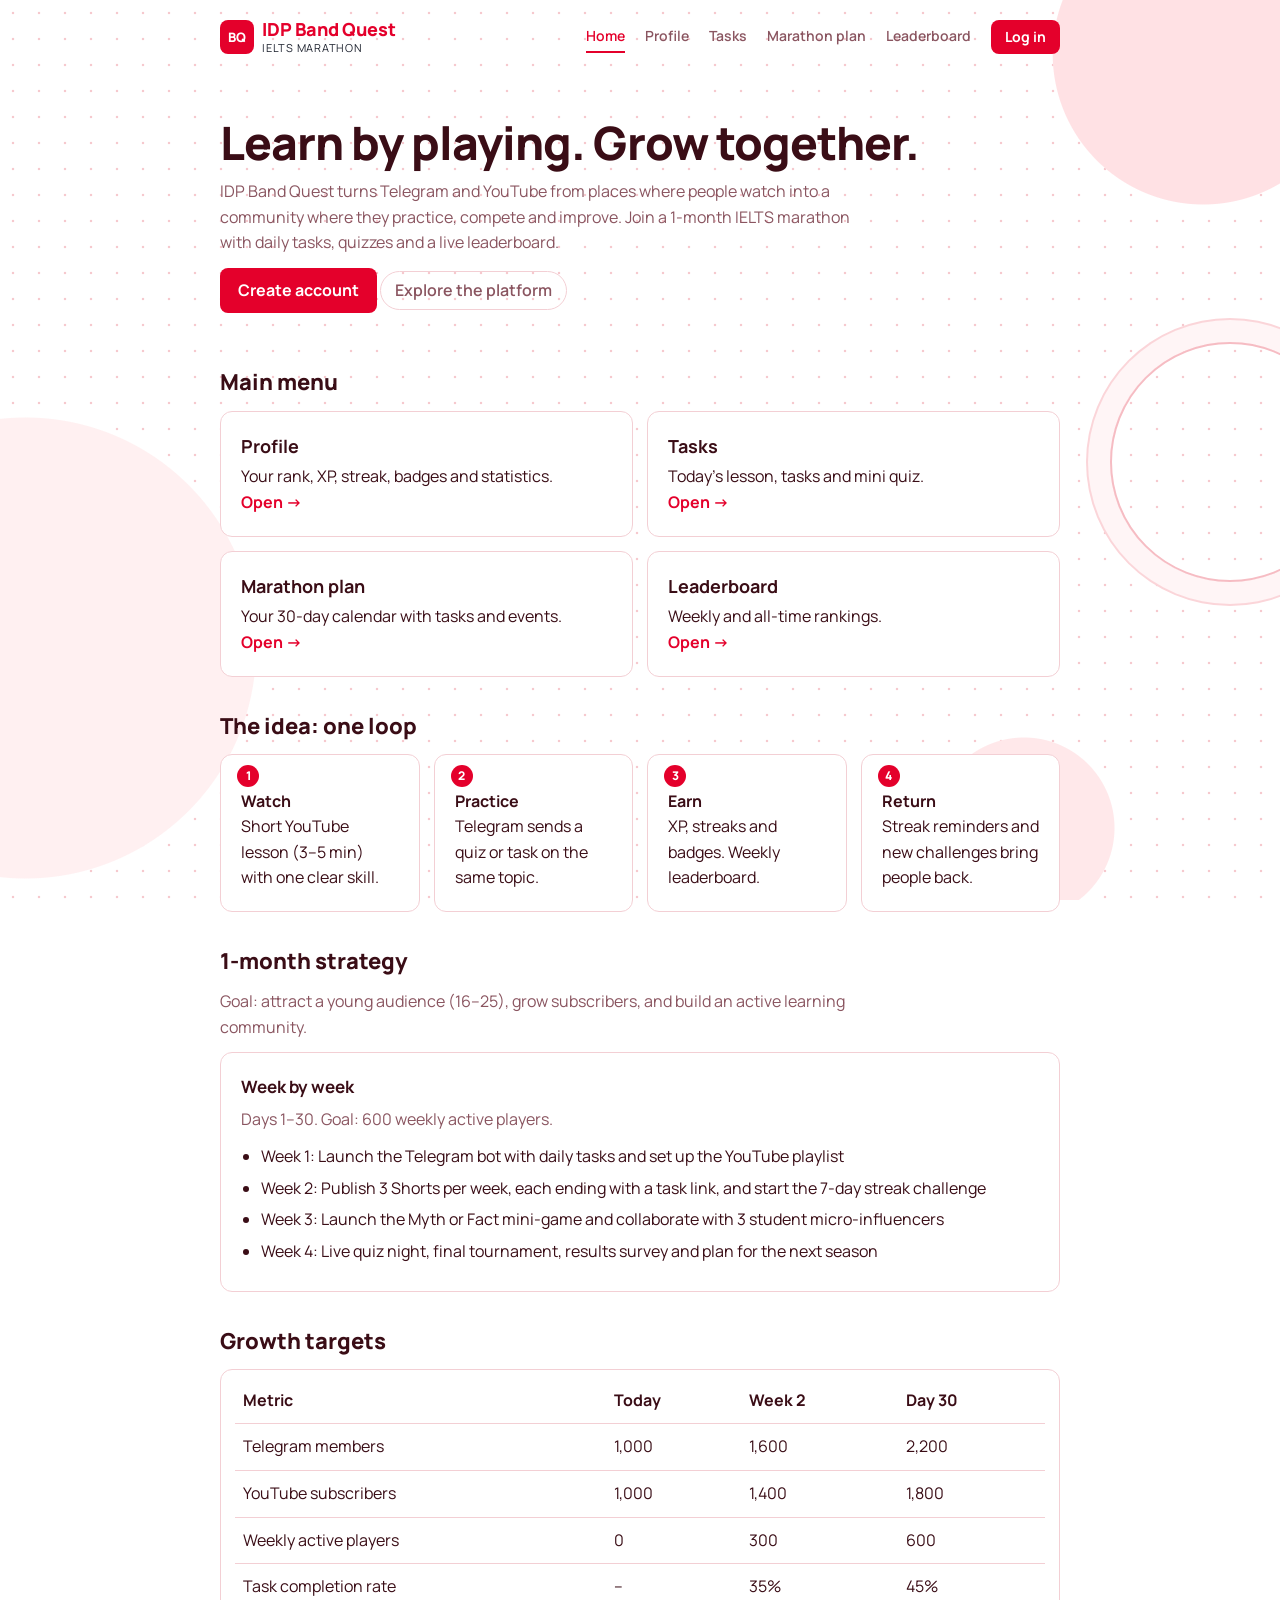
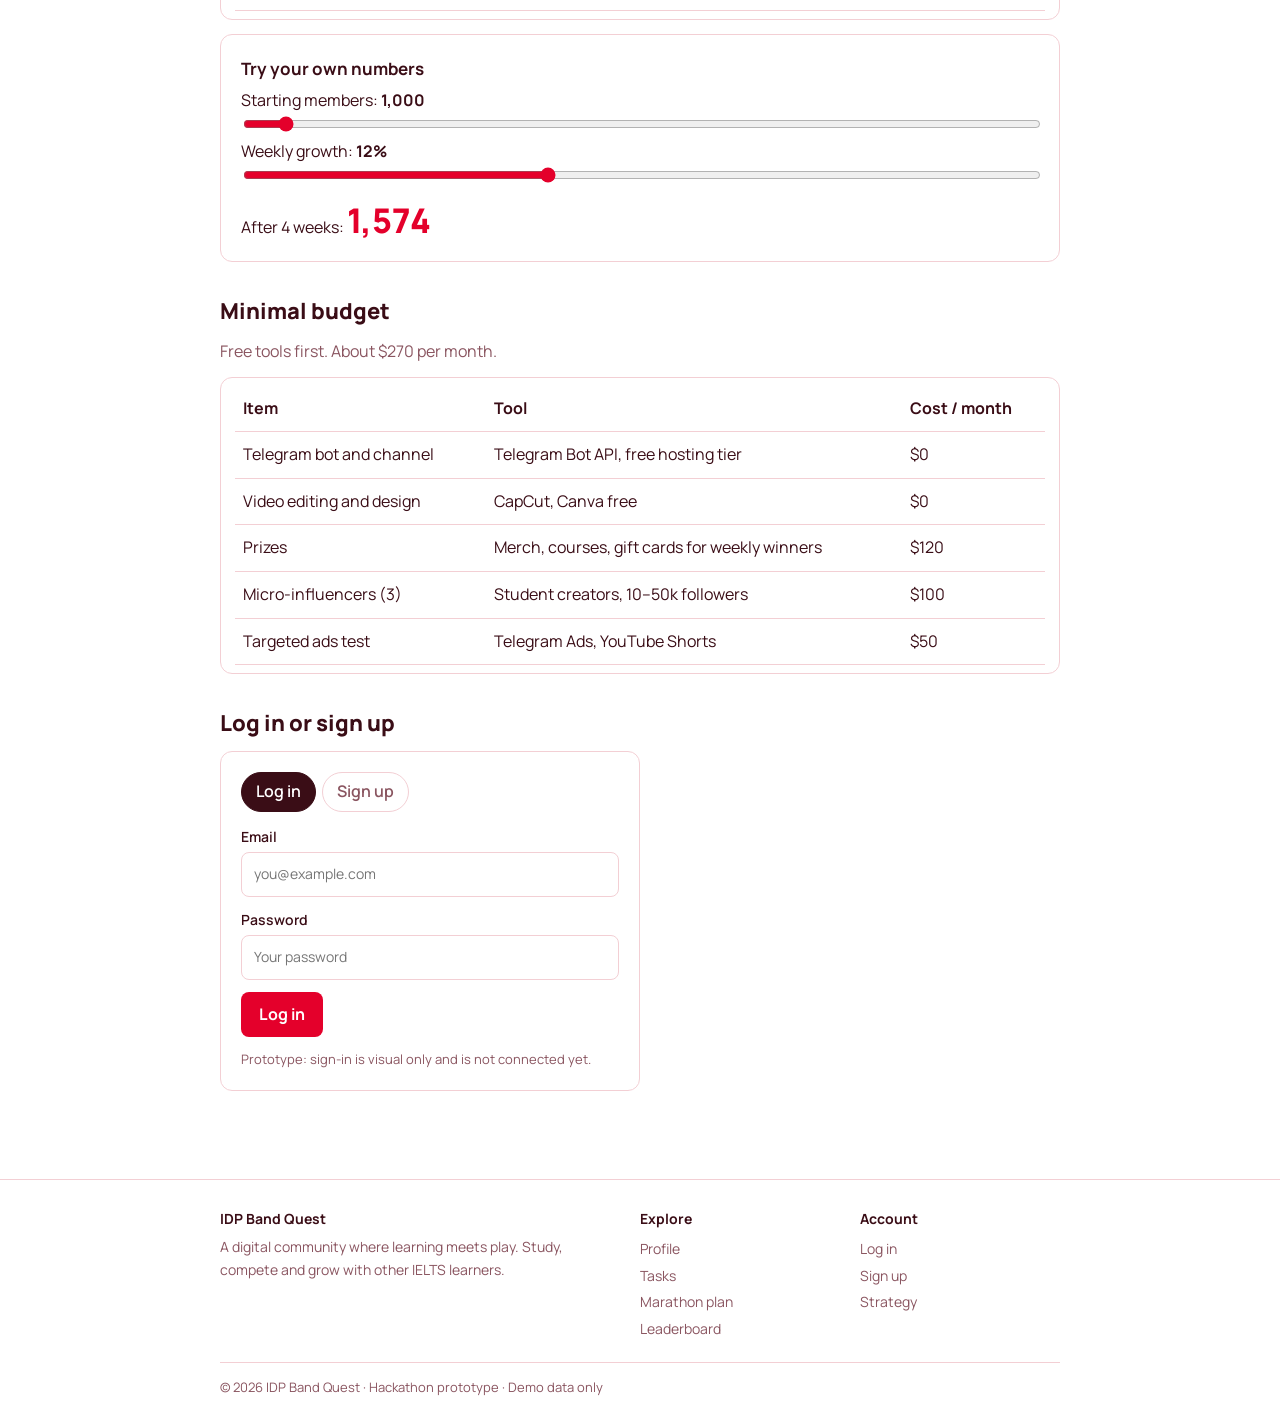
<file: index.html>
<!DOCTYPE html><html lang="en"><head><meta charset="utf-8"><meta name="viewport" content="width=device-width, initial-scale=1"><link rel="stylesheet" href="https://fonts.googleapis.com/css2?family=Manrope:wght@400;600;800&display=swap"><link rel="stylesheet" href="style.css"><title>IDP Band Quest – Digital Community</title></head><body><main><nav id="nav"></nav>
<header class="hero">
<h1>Learn by playing. Grow together.</h1>
<p class="muted">IDP Band Quest turns Telegram and YouTube from places where people watch into a community where they practice, compete and improve. Join a 1-month IELTS marathon with daily tasks, quizzes and a live leaderboard.</p>
<p><a class="btn" href="#auth">Create account</a> <a class="tab" href="#menu">Explore the platform</a></p>
</header>

<section id="menu"><h2>Main menu</h2>
<div class="two">
<a class="card menu" href="profile.html"><b>Profile</b>Your rank, XP, streak, badges and statistics.<br><span>Open →</span></a>
<a class="card menu" href="tasks.html"><b>Tasks</b>Today’s lesson, tasks and mini quiz.<br><span>Open →</span></a>
<a class="card menu" href="plan.html"><b>Marathon plan</b>Your 30-day calendar with tasks and events.<br><span>Open →</span></a>
<a class="card menu" href="leaderboard.html"><b>Leaderboard</b>Weekly and all-time rankings.<br><span>Open →</span></a>
</div></section>

<section><h2>The idea: one loop</h2>
<div class="grid steps">
<div class="card"><b>Watch</b><br>Short YouTube lesson (3–5 min) with one clear skill.</div>
<div class="card"><b>Practice</b><br>Telegram sends a quiz or task on the same topic.</div>
<div class="card"><b>Earn</b><br>XP, streaks and badges. Weekly leaderboard.</div>
<div class="card"><b>Return</b><br>Streak reminders and new challenges bring people back.</div>
</div></section>

<section id="strategy"><h2>1-month strategy</h2>
<p class="muted">Goal: attract a young audience (16–25), grow subscribers, and build an active learning community.</p>
<div class="card" id="mb"></div>
<h2>Growth targets</h2>
<div class="card scroll" style="padding:8px 14px"><table>
<tr><th>Metric</th><th>Today</th><th>Week 2</th><th>Day 30</th></tr>
<tr><td>Telegram members</td><td>1,000</td><td>1,600</td><td>2,200</td></tr>
<tr><td>YouTube subscribers</td><td>1,000</td><td>1,400</td><td>1,800</td></tr>
<tr><td>Weekly active players</td><td>0</td><td>300</td><td>600</td></tr>
<tr><td>Task completion rate</td><td>–</td><td>35%</td><td>45%</td></tr></table></div>
<div class="card" style="margin-top:14px"><h3>Try your own numbers</h3>
<label for="s0">Starting members: <b id="s0v"></b></label><input id="s0" type="range" min="100" max="20000" step="100" value="1000">
<label for="g0">Weekly growth: <b id="g0v"></b></label><input id="g0" type="range" min="1" max="30" value="12">
<p style="margin:12px 0 0">After 4 weeks: <span class="big" id="pj"></span></p></div>
</section>

<section><h2>Minimal budget</h2><p class="muted">Free tools first. About $270 per month.</p>
<div class="card scroll" style="padding:8px 14px"><table>
<tr><th>Item</th><th>Tool</th><th>Cost / month</th></tr>
<tr><td>Telegram bot and channel</td><td>Telegram Bot API, free hosting tier</td><td>$0</td></tr>
<tr><td>Video editing and design</td><td>CapCut, Canva free</td><td>$0</td></tr>
<tr><td>Prizes</td><td>Merch, courses, gift cards for weekly winners</td><td>$120</td></tr>
<tr><td>Micro-influencers (3)</td><td>Student creators, 10–50k followers</td><td>$100</td></tr>
<tr><td>Targeted ads test</td><td>Telegram Ads, YouTube Shorts</td><td>$50</td></tr></table></div></section>

<section id="auth"><h2>Log in or sign up</h2>
<div class="card" style="max-width:420px">
<div class="tabs"><button class="tab" data-a="lf" aria-selected="true">Log in</button><button class="tab" data-a="sf" aria-selected="false">Sign up</button></div>
<form id="lf"><label class="fld">Email<input type="email" placeholder="you@example.com" autocomplete="email"></label>
<label class="fld">Password<input type="password" placeholder="Your password" autocomplete="current-password"></label>
<button class="btn" type="submit">Log in</button></form>
<form id="sf" hidden><label class="fld">Name<input type="text" placeholder="Your name" autocomplete="name"></label>
<label class="fld">Email<input type="email" placeholder="you@example.com" autocomplete="email"></label>
<label class="fld">Password<input type="password" placeholder="Create a password" autocomplete="new-password"></label>
<label class="fld">Confirm password<input type="password" placeholder="Repeat password" autocomplete="new-password"></label>
<button class="btn" type="submit">Create account</button></form>
<p class="note" id="an">Prototype: sign-in is visual only and is not connected yet.</p></div></section>
</main><script src="app.js"></script><script>
nav("index");
var WK=["Week 1: Launch the Telegram bot with daily tasks and set up the YouTube playlist","Week 2: Publish 3 Shorts per week, each ending with a task link, and start the 7-day streak challenge","Week 3: Launch the Myth or Fact mini-game and collaborate with 3 student micro-influencers","Week 4: Live quiz night, final tournament, results survey and plan for the next season"];
$("mb").innerHTML='<h3>Week by week</h3><p class="muted">Days 1–30. Goal: 600 weekly active players.</p><ul class="plan">'+WK.map(function(i){return'<li>'+i+'</li>'}).join("")+'</ul>';
function calc(){var s=+$("s0").value,g=+$("g0").value;$("s0v").textContent=s.toLocaleString("en-US");$("g0v").textContent=g+"%";$("pj").textContent=Math.round(s*Math.pow(1+g/100,4)).toLocaleString("en-US")}
$("s0").oninput=calc;$("g0").oninput=calc;calc();
document.querySelectorAll("[data-a]").forEach(function(b){b.onclick=function(){document.querySelectorAll("[data-a]").forEach(function(x){x.setAttribute("aria-selected",x===b)});$("lf").hidden=b.dataset.a!="lf";$("sf").hidden=b.dataset.a!="sf"}});
["lf","sf"].forEach(function(i){$(i).onsubmit=function(e){e.preventDefault();$("an").textContent="Demo only: authentication will be connected in the next version.";$("an").style.color="var(--accent)"}});
</script></body></html>
</file>
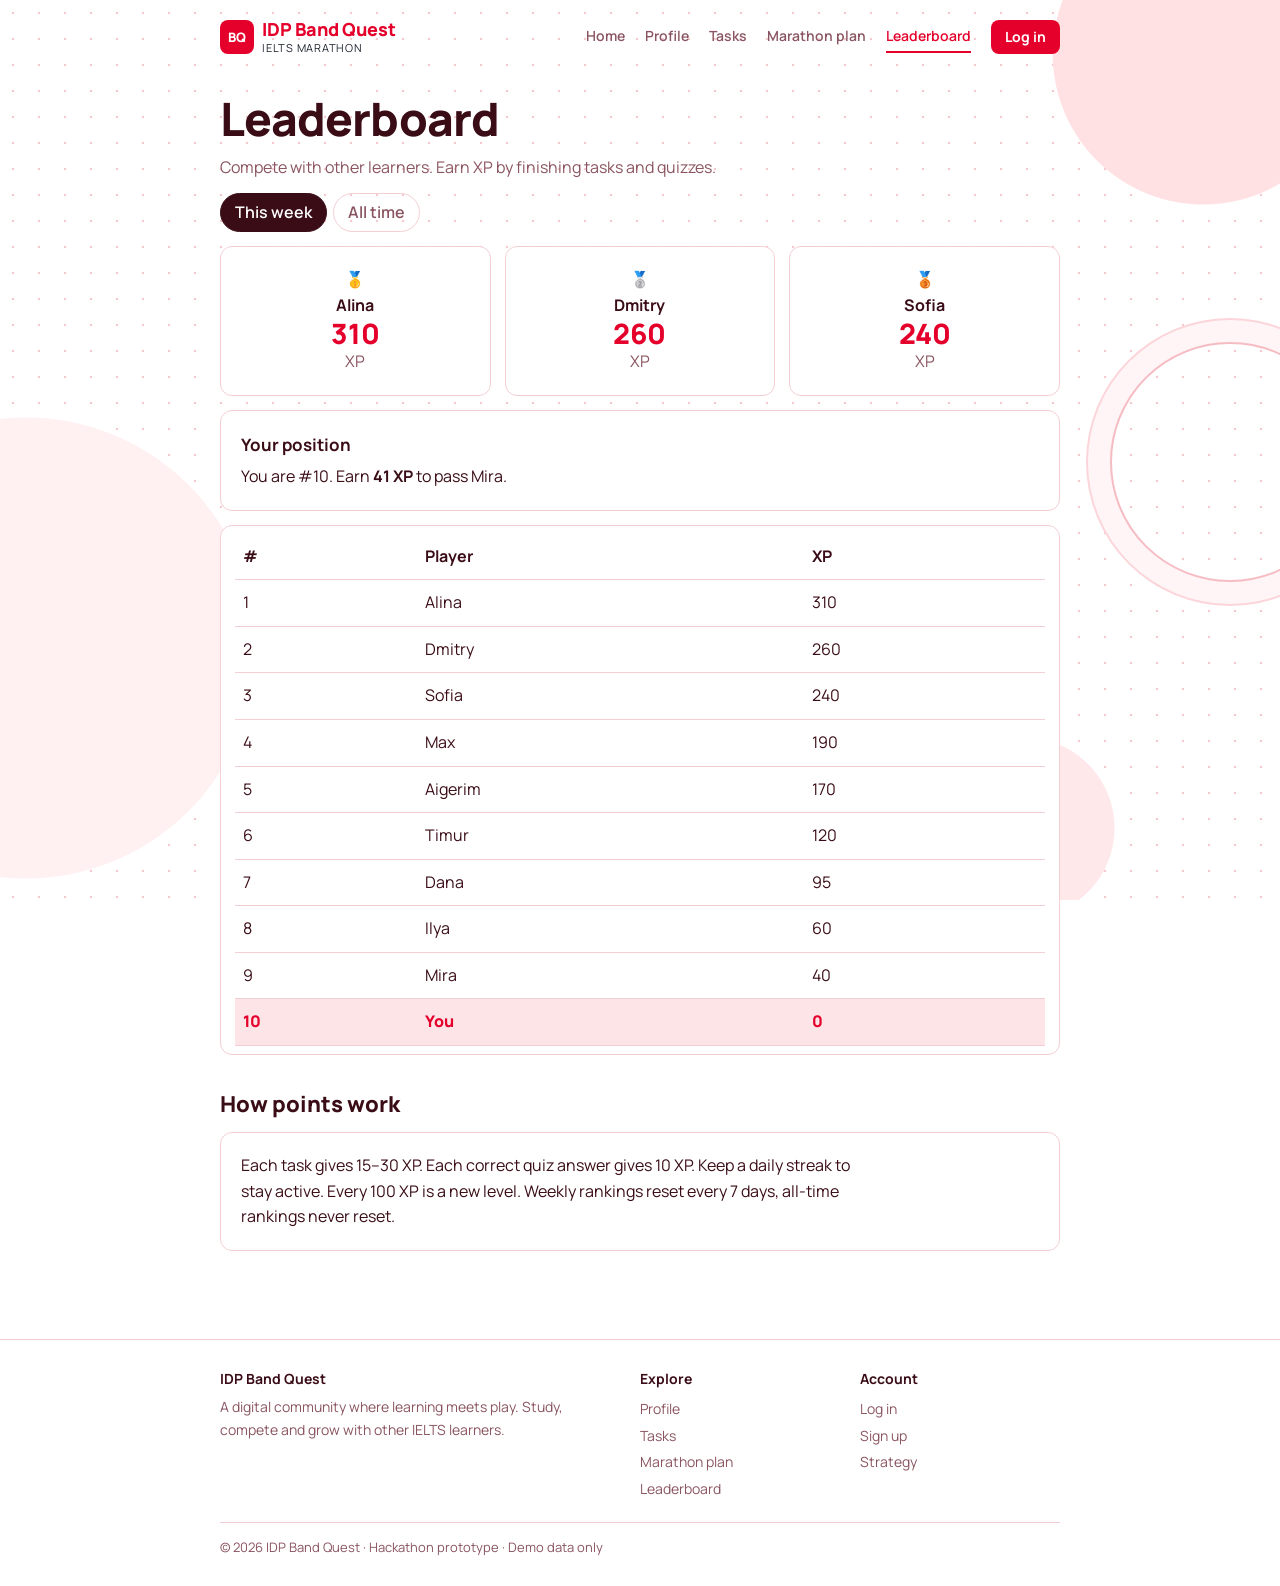
<file: leaderboard.html>
<!DOCTYPE html><html lang="en"><head><meta charset="utf-8"><meta name="viewport" content="width=device-width, initial-scale=1"><link rel="stylesheet" href="https://fonts.googleapis.com/css2?family=Manrope:wght@400;600;800&display=swap"><link rel="stylesheet" href="style.css"><title>Leaderboard – IDP Band Quest</title></head><body><main><nav id="nav"></nav>
<h1>Leaderboard</h1><p class="muted">Compete with other learners. Earn XP by finishing tasks and quizzes.</p>
<div class="tabs"><button class="tab" data-m="week" aria-selected="true">This week</button><button class="tab" data-m="all" aria-selected="false">All time</button></div>
<div class="grid" id="pd"></div>
<div class="card" style="margin-top:14px" id="nt"></div>
<div class="card scroll" style="margin-top:14px;padding:8px 14px"><table><tr><th>#</th><th>Player</th><th>XP</th></tr><tbody id="tb"></tbody></table></div>
<h2>How points work</h2><div class="card"><p style="margin:0">Each task gives 15–30 XP. Each correct quiz answer gives 10 XP. Keep a daily streak to stay active. Every 100 XP is a new level. Weekly rankings reset every 7 days, all-time rankings never reset.</p></div>
</main><script src="app.js"></script><script>
nav("leaderboard");var m="week";
function draw(){var a=ranking(m),i,h="";
document.querySelectorAll("[data-m]").forEach(function(b){b.setAttribute("aria-selected",b.dataset.m==m)});
$("pd").innerHTML=a.slice(0,3).map(function(p,i){return'<div class="card pod"><div>'+["🥇","🥈","🥉"][i]+'</div><b>'+p.n+'</b><div class="big">'+p.x+'</div><span class="muted">XP</span></div>'}).join("");
a.forEach(function(p,i){h+='<tr'+(p.me?' class="me"':'')+'><td>'+(i+1)+'</td><td>'+p.n+'</td><td>'+p.x+'</td></tr>'});$("tb").innerHTML=h;
var r=myRank(m)-1,me=a[r],msg;
if(r==0)msg="You are #1! Keep your lead of "+(a[1].x-me.x<0?0:me.x-a[1].x)+" XP.";else msg="You are #"+(r+1)+". Earn <b>"+(a[r-1].x-me.x+1)+" XP</b> to pass "+a[r-1].n+".";
$("nt").innerHTML='<h3>Your position</h3><p style="margin:0">'+msg+'</p>'}
document.querySelectorAll("[data-m]").forEach(function(b){b.onclick=function(){m=b.dataset.m;draw()}});draw();
</script></body></html>
</file>
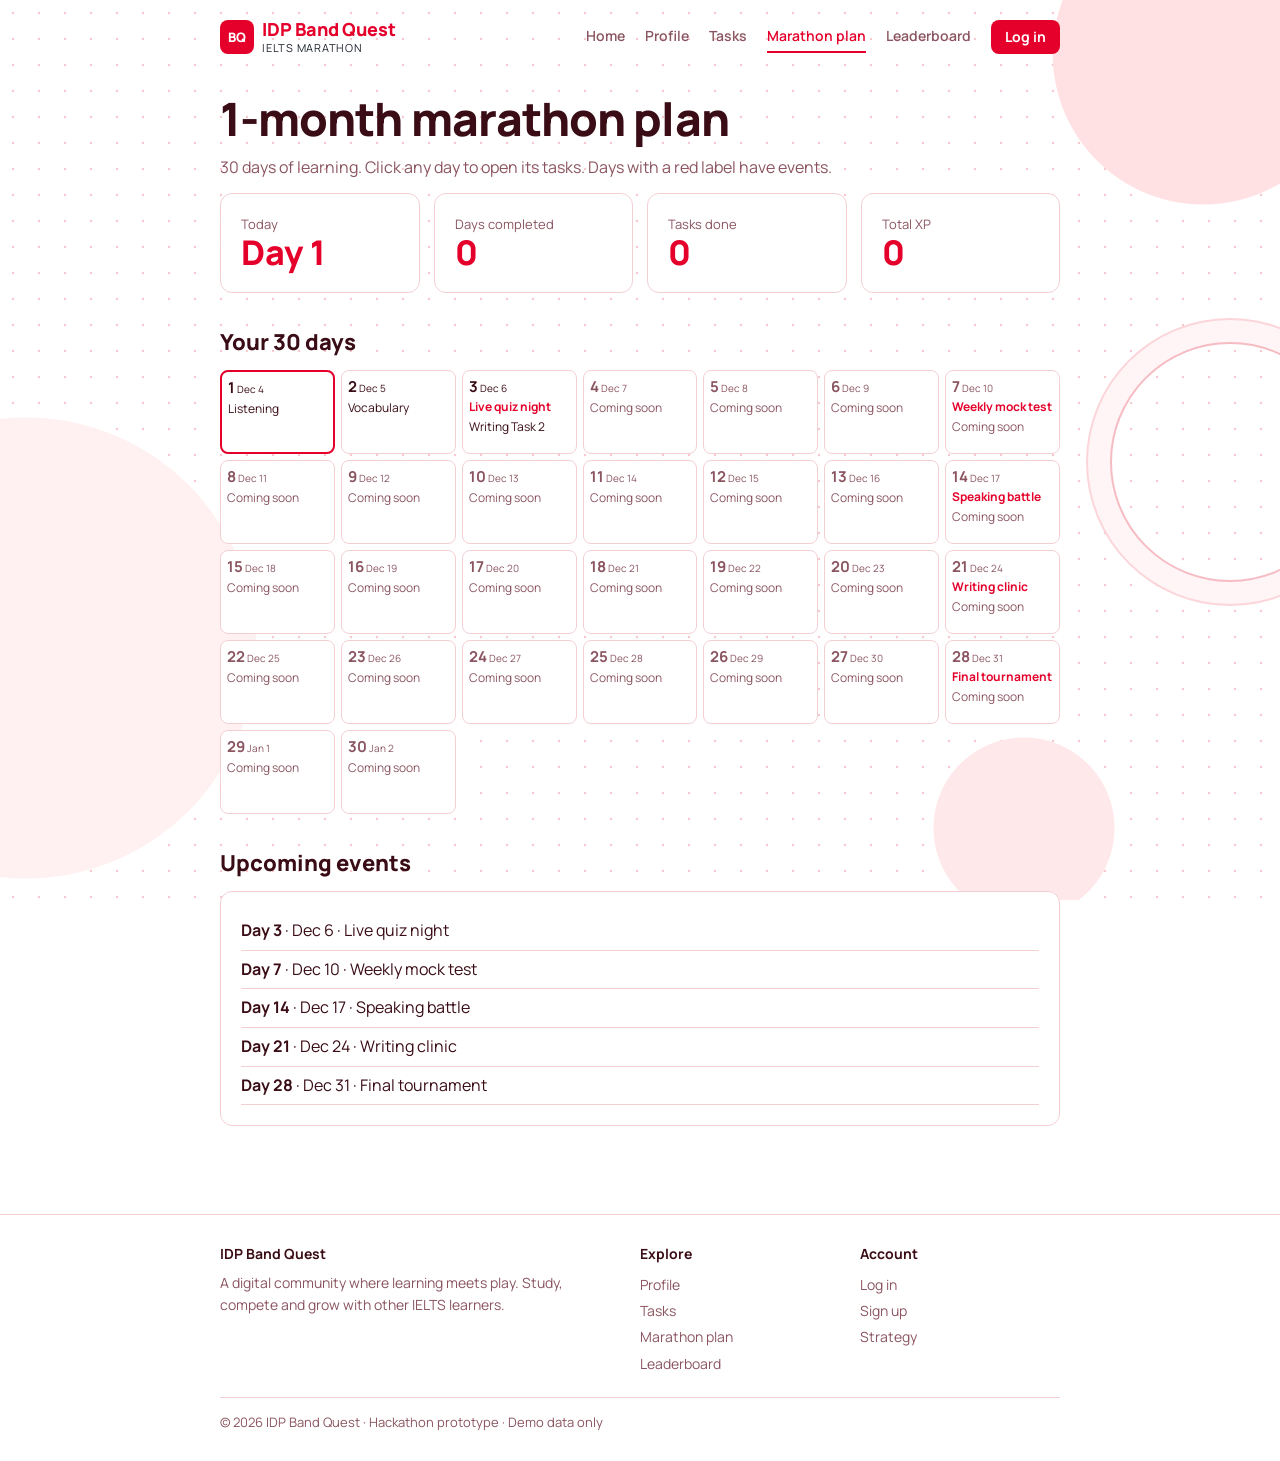
<file: plan.html>
<!DOCTYPE html><html lang="en"><head><meta charset="utf-8"><meta name="viewport" content="width=device-width, initial-scale=1"><link rel="stylesheet" href="https://fonts.googleapis.com/css2?family=Manrope:wght@400;600;800&display=swap"><link rel="stylesheet" href="style.css"><title>Marathon plan – IDP Band Quest</title></head><body><main><nav id="nav"></nav>
<h1>1-month marathon plan</h1>
<p class="muted">30 days of learning. Click any day to open its tasks. Days with a red label have events.</p>
<div class="grid" id="sm"></div>
<h2>Your 30 days</h2><div class="cal" id="m1"></div>
<h2>Upcoming events</h2><div class="card" id="ev"></div>
</main><script src="app.js"></script><script>
nav("plan");
var s=stats(),t=todayNum();
function card(a,v){return'<div class="card"><div class="muted" style="font-size:13px">'+a+'</div><div class="big">'+v+'</div></div>'}
$("sm").innerHTML=card("Today","Day "+Math.min(Math.max(t,1),30))+card("Days completed",s.days)+card("Tasks done",s.tasks)+card("Total XP",S.xp);
function cell(n){var D=DAYS[n],c="day"+(n==t?" today":"")+(dayDone(n)?" done":"")+(D?"":" soon");
return'<a class="'+c+'" href="tasks.html?day='+n+'"><div><b>'+n+'</b> <small>'+fmt(dateOf(n))+'</small>'+(dayDone(n)?' ✓':'')+'</div>'+(EV[n]?'<span class="ev">'+EV[n]+'</span>':'')+'<span style="display:block;margin-top:4px">'+(D?D.t.split(":")[0]:'Coming soon')+'</span></a>'}
var a="";for(var i=1;i<=30;i++)a+=cell(i);$("m1").innerHTML=a;
var e="";for(var k in EV)if(+k>=t)e+='<div style="padding:6px 0;border-bottom:1px solid var(--line)"><b>Day '+k+'</b> · '+fmt(dateOf(+k))+' · '+EV[k]+'</div>';
$("ev").innerHTML=e||"No upcoming events.";
</script></body></html>
</file>
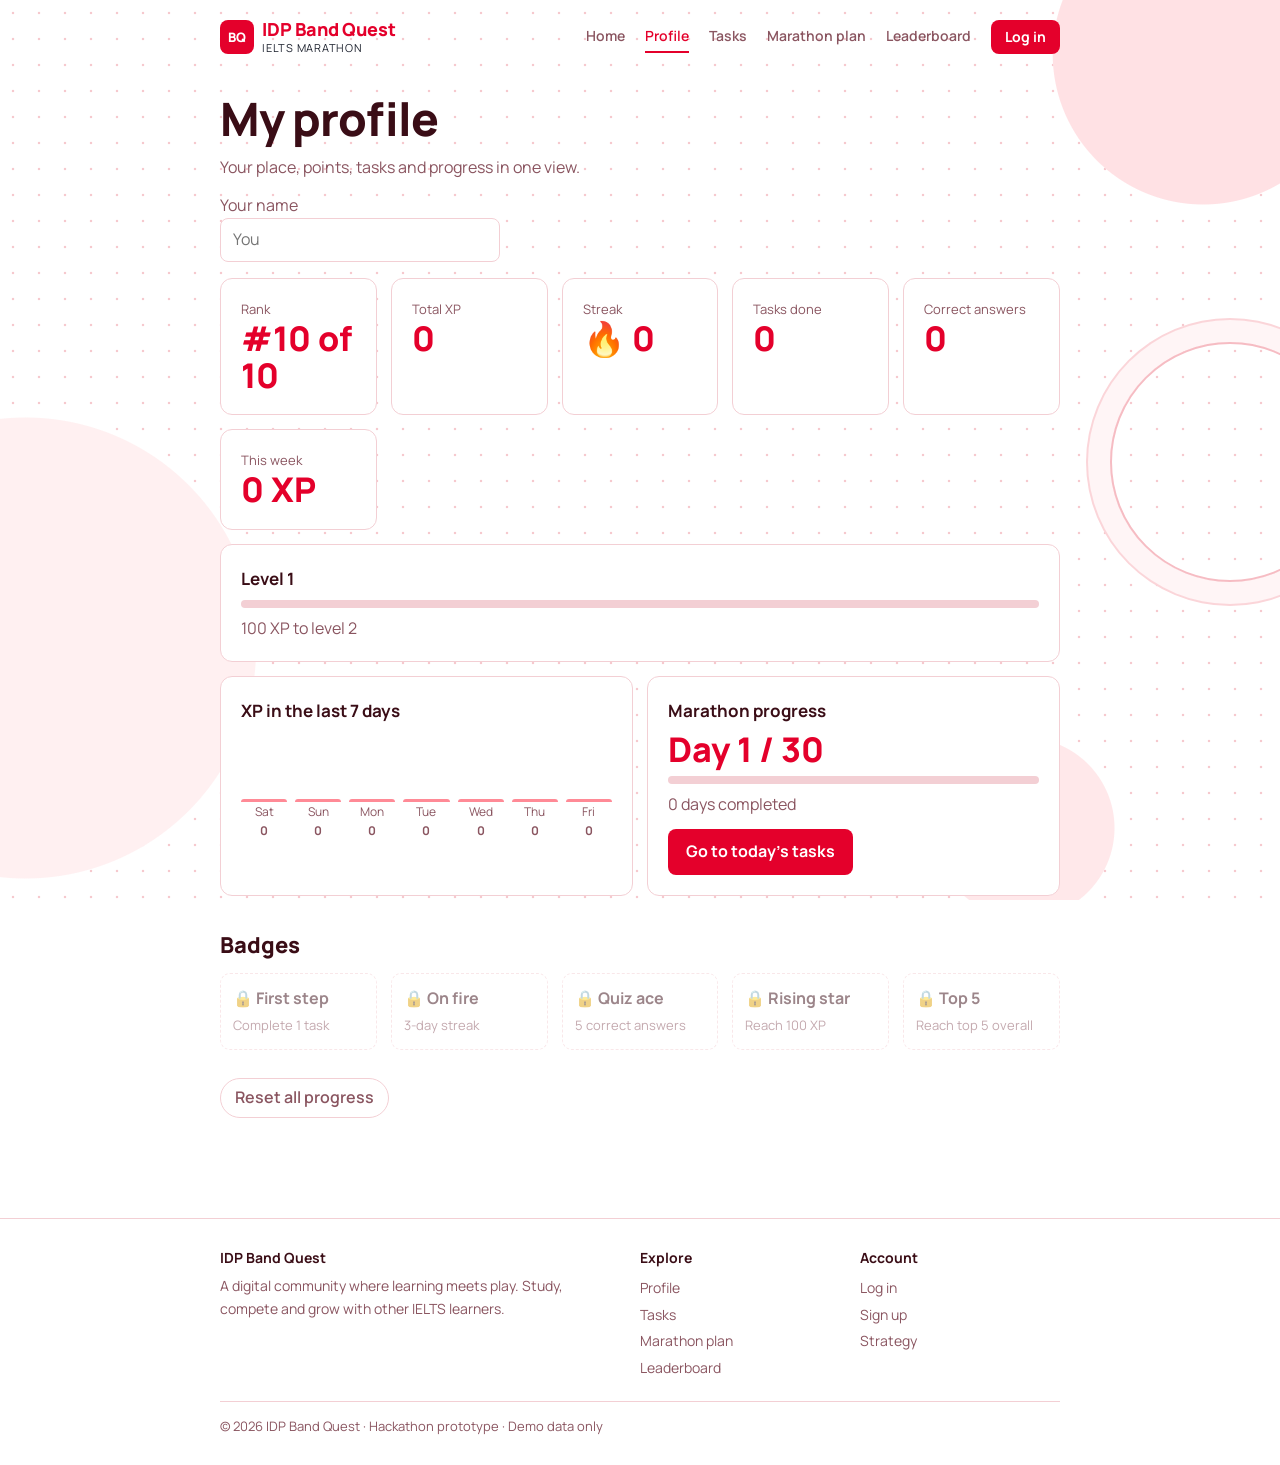
<file: profile.html>
<!DOCTYPE html><html lang="en"><head><meta charset="utf-8"><meta name="viewport" content="width=device-width, initial-scale=1"><link rel="stylesheet" href="https://fonts.googleapis.com/css2?family=Manrope:wght@400;600;800&display=swap"><link rel="stylesheet" href="style.css"><title>Profile – IDP Band Quest</title></head><body><main><nav id="nav"></nav>
<h1>My profile</h1>
<p class="muted">Your place, points, tasks and progress in one view.</p>
<label class="muted" for="nm">Your name</label><br><input type="text" id="nm" maxlength="20">
<div class="grid" style="margin-top:16px" id="st"></div>
<div class="card" style="margin-top:14px"><h3 id="lv"></h3><div class="bar"><i id="lb"></i></div><p class="muted" id="lt" style="margin:0"></p></div>
<div class="two" style="margin-top:14px">
<div class="card"><h3>XP in the last 7 days</h3><div class="bars" id="wk"></div></div>
<div class="card"><h3>Marathon progress</h3><div class="big" id="mp"></div><div class="bar"><i id="mb"></i></div><p class="muted" id="mt" style="margin:0"></p><p style="margin:12px 0 0"><a class="btn" href="tasks.html">Go to today’s tasks</a></p></div>
</div>
<h2>Badges</h2><div class="grid" id="bd"></div>
<p style="margin-top:28px"><button class="tab" id="rs">Reset all progress</button></p>
</main><script src="app.js"></script><script>
nav("profile");
$("nm").value=S.name==="You"?"":S.name;$("nm").placeholder="You";$("nm").oninput=function(){S.name=this.value.trim()||"You";save()};
var s=stats(),rk=myRank("all"),lv=Math.floor(S.xp/100)+1,tot=BOARD.length+1;
function card(t,v){return'<div class="card"><div class="muted" style="font-size:13px">'+t+'</div><div class="big">'+v+'</div></div>'}
$("st").innerHTML=card("Rank","#"+rk+" of "+tot)+card("Total XP",S.xp)+card("Streak","🔥 "+S.streak)+card("Tasks done",s.tasks)+card("Correct answers",s.quiz)+card("This week",weekXP()+" XP");
$("lv").textContent="Level "+lv;$("lb").style.width=(S.xp%100)+"%";$("lt").textContent=(100-S.xp%100)+" XP to level "+(lv+1);
var days=[],mx=1;for(var i=6;i>=0;i--){var d=new Date(Date.now()-i*864e5);days.push([d.toLocaleDateString("en-US",{weekday:"short"}),S.log[key(d)]||0])}
days.forEach(function(x){mx=Math.max(mx,x[1])});
$("wk").innerHTML=days.map(function(x){return'<div><i style="height:'+Math.round(x[1]/mx*80)+'px"></i>'+x[0]+'<br><b>'+x[1]+'</b></div>'}).join("");
$("mp").textContent="Day "+Math.min(Math.max(todayNum(),1),30)+" / 30";$("mb").style.width=(s.days/30*100)+"%";$("mt").textContent=s.days+" days completed";
var B=[["First step","Complete 1 task",s.tasks>=1],["On fire","3-day streak",S.streak>=3],["Quiz ace","5 correct answers",s.quiz>=5],["Rising star","Reach 100 XP",S.xp>=100],["Top 5","Reach top 5 overall",rk<=5]];
$("bd").innerHTML=B.map(function(b){return'<div class="badge'+(b[2]?' on':'')+'"><b>'+(b[2]?"🏅 ":"🔒 ")+b[0]+'</b><br><span class="muted" style="font-size:13px">'+b[1]+'</span></div>'}).join("");
$("rs").onclick=function(){if(confirm("Reset all progress?")){localStorage.removeItem(LS);location.reload()}};
</script></body></html>
</file>
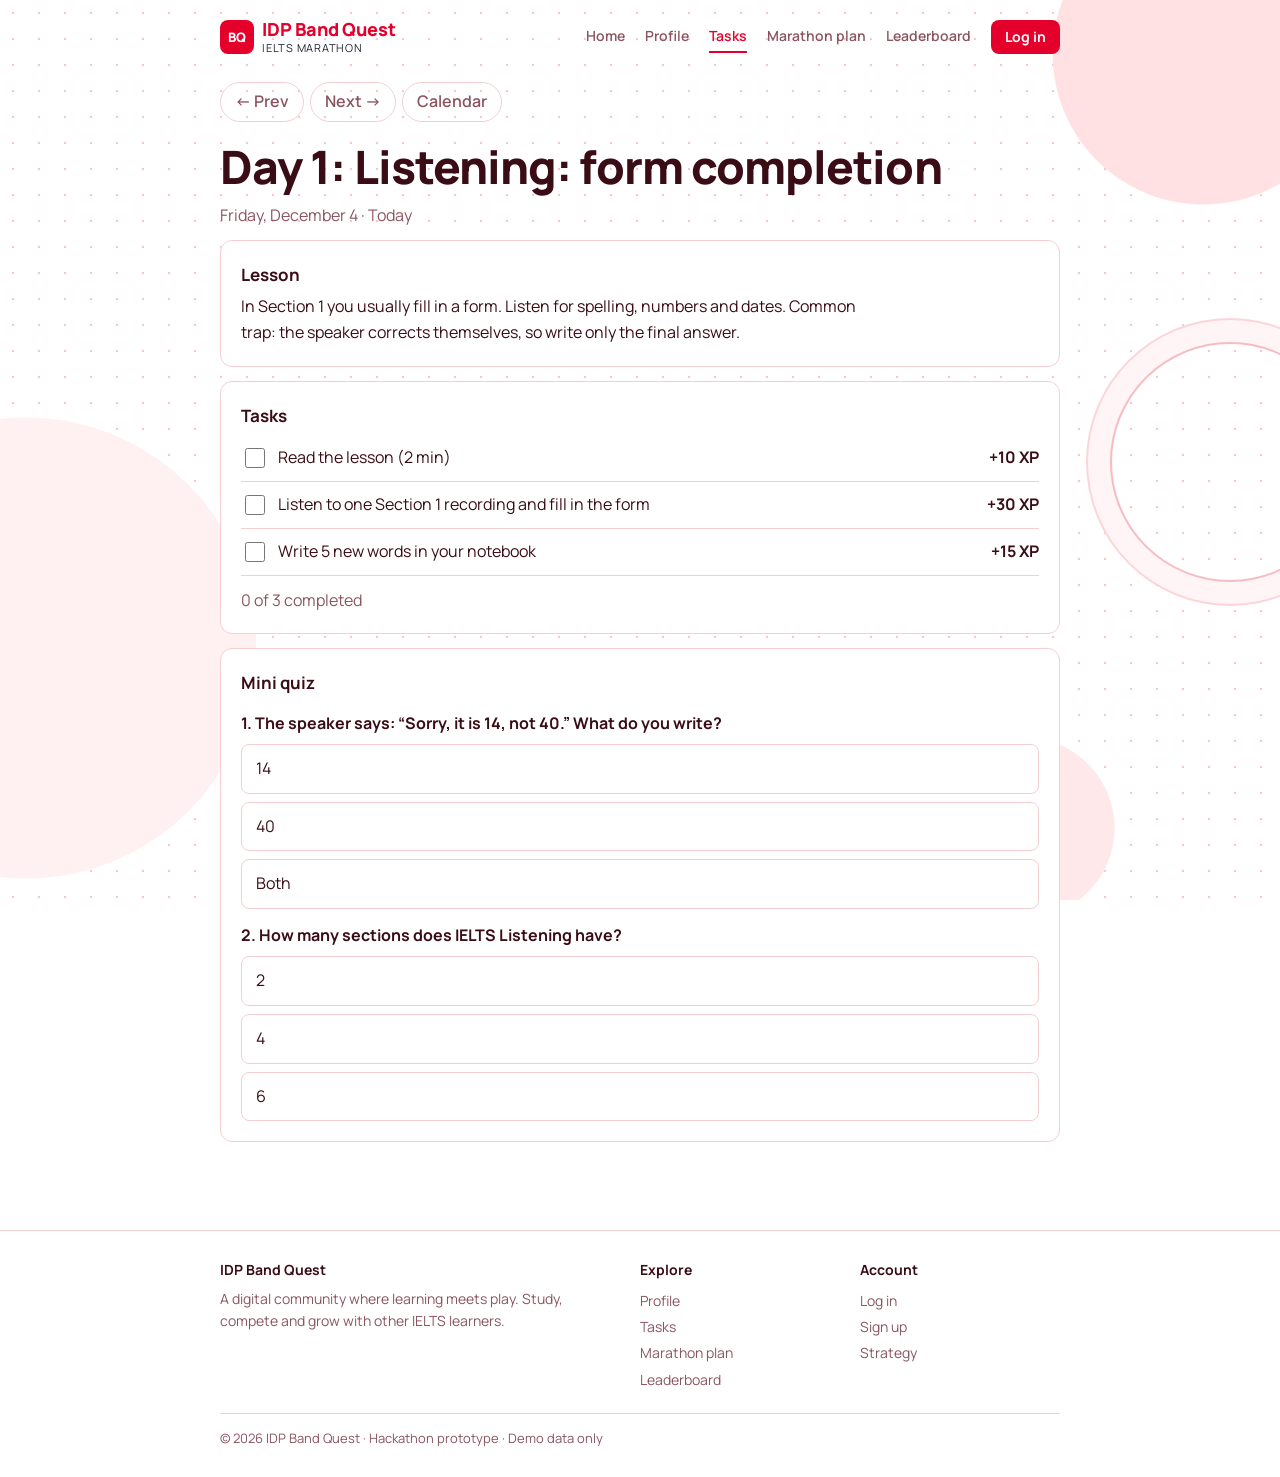
<file: tasks.html>
<!DOCTYPE html><html lang="en"><head><meta charset="utf-8"><meta name="viewport" content="width=device-width, initial-scale=1"><link rel="stylesheet" href="https://fonts.googleapis.com/css2?family=Manrope:wght@400;600;800&display=swap"><link rel="stylesheet" href="style.css"><title>Tasks – IDP Band Quest</title></head><body><main><nav id="nav"></nav>
<div class="tabs" style="margin-top:8px"><a class="tab" id="pv" href="#">← Prev</a><a class="tab" id="nx" href="#">Next →</a><a class="tab" href="plan.html">Calendar</a></div>
<h1 id="ti"></h1><p class="muted" id="sb"></p><div id="bd"></div>
</main><script src="app.js"></script><script>
nav("tasks");
var q=new URLSearchParams(location.search).get("day"),day=Math.min(Math.max(+q||todayNum(),1),30),D=DAYS[day],tk="d"+day;
$("pv").href="tasks.html?day="+Math.max(1,day-1);$("nx").href="tasks.html?day="+Math.min(30,day+1);
$("ti").textContent="Day "+day+(D?": "+D.t:"");
$("sb").textContent=dateOf(day).toLocaleDateString("en-US",{weekday:"long",month:"long",day:"numeric"})+(day==todayNum()?" · Today":"")+(EV[day]?" · Event: "+EV[day]:"");
function draw(){var b=$("bd");
if(!D){b.innerHTML='<div class="card"><h3>Coming soon</h3><p class="muted" style="margin:0">Tasks for this day will appear later.'+(EV[day]?' Event planned: <b>'+EV[day]+'</b>.':'')+'</p></div>';return}
var done=S.tasks[tk]||[],h='<div class="card"><h3>Lesson</h3><p style="margin:0">'+D.l+'</p></div><div class="card" style="margin-top:14px"><h3>Tasks</h3>';
D.tasks.forEach(function(t,i){h+='<label class="task"><input type="checkbox" data-i="'+i+'"'+(done.indexOf(i)>-1?' checked':'')+'><span style="flex:1">'+t[0]+'</span><b>+'+t[1]+' XP</b></label>'});
h+='<p class="muted" style="margin:12px 0 0">'+done.length+' of '+D.tasks.length+' completed'+(done.length==D.tasks.length?' ✓ Day complete!':'')+'</p></div><div class="card" style="margin-top:14px"><h3>Mini quiz</h3>';
D.quiz.forEach(function(z,qi){var a=S.quiz[tk+"_"+qi];h+='<p style="margin:14px 0 0"><b>'+(qi+1)+'. '+z.q+'</b></p>';
z.o.forEach(function(o,oi){var c=a?(oi===z.a?' ok':(oi===a.p?' bad':'')):'';h+='<button class="opt'+c+'" data-q="'+qi+'" data-o="'+oi+'"'+(a?' disabled':'')+'>'+o+'</button>'});
if(a)h+='<p style="margin:8px 0 0">'+(a.ok?'Correct! +10 XP':'Not quite.')+'</p>'});
b.innerHTML=h+'</div>';
b.querySelectorAll("input").forEach(function(c){c.onchange=function(){var i=+c.dataset.i,L=S.tasks[tk]=S.tasks[tk]||[],p=L.indexOf(i);
if(c.checked&&p<0){L.push(i);addXP(D.tasks[i][1])}else if(!c.checked&&p>-1){L.splice(p,1);addXP(-D.tasks[i][1])}save();draw()}});
b.querySelectorAll(".opt").forEach(function(o){o.onclick=function(){var qi=+o.dataset.q,p=+o.dataset.o,ok=p===D.quiz[qi].a;S.quiz[tk+"_"+qi]={p:p,ok:ok};if(ok)addXP(10);save();draw()}})}
draw();
</script></body></html>
</file>
<file: style.css>
:root{--bg:#fff;--surface:#fff;--ink:#3a0d16;--muted:#8a5560;--line:#f3cfd4;--soft:#fde4e7;--accent:#e4002b;--dark:#a80020;--ok:#8a0f26;--bad:#f2713a;--gold:#ff8a96;color-scheme:light}
*,*::before,*::after{box-sizing:border-box}
html{scroll-behavior:smooth}
body{margin:0;background:var(--bg);color:var(--ink);font:400 16px/1.6 Manrope,system-ui,-apple-system,Segoe UI,Arial,sans-serif}
body::before{content:"";position:fixed;inset:0;z-index:0;pointer-events:none;background:radial-gradient(circle at 94% 6%,#ffe1e4 0,#ffe1e4 150px,transparent 151px),radial-gradient(circle at 2% 72%,#fff0f1 0,#fff0f1 230px,transparent 231px),radial-gradient(circle at 80% 92%,#ffe8ea 0,#ffe8ea 90px,transparent 91px),radial-gradient(#f6c9ce 1.4px,transparent 1.6px) 0 0/26px 26px}
body::after{content:"";position:fixed;z-index:0;pointer-events:none;right:-70px;top:38%;width:240px;height:240px;border:2px solid #f6bcc3;border-radius:50%;box-shadow:0 0 0 22px #fff5f6,0 0 0 24px #fbd5d9}
main{position:relative;z-index:1;max-width:880px;margin:0 auto;padding:0 20px 64px}
nav{display:flex;gap:6px 20px;flex-wrap:wrap;padding:20px 0;font-weight:600;font-size:14px;align-items:center}
nav b{margin-right:auto;font-weight:800;font-size:16px}
nav a{color:var(--muted);text-decoration:none;padding:4px 0;border-bottom:2px solid transparent;transition:color .18s,border-color .18s}
nav a:hover,nav a.on{color:var(--accent)}nav a.on{border-color:var(--accent)}
h1{font-size:clamp(30px,6vw,46px);line-height:1.1;font-weight:800;margin:20px 0 10px;letter-spacing:-.02em}
h2{font-size:22px;font-weight:800;margin:32px 0 10px}
h3{font-size:17px;margin:0 0 6px}
p{margin:0 0 12px;max-width:64ch}
.muted{color:var(--muted)}
.card{background:var(--surface);border:1px solid var(--line);border-radius:12px;padding:20px}
.grid{display:grid;gap:14px;grid-template-columns:repeat(auto-fit,minmax(150px,1fr))}
.two{display:grid;gap:14px;grid-template-columns:repeat(auto-fit,minmax(300px,1fr))}
.big{font-size:34px;font-weight:800;line-height:1.1;color:var(--accent)}
button,.btn{font:inherit;cursor:pointer}
.btn{display:inline-block;background:var(--accent);color:#fff;border:0;border-radius:8px;padding:10px 18px;font-weight:700;text-decoration:none}
.btn,.tab,.opt{transition:background .18s,color .18s,border-color .18s,box-shadow .18s,transform .18s}
.btn:hover:not(:disabled){background:var(--dark);transform:translateY(-1px);box-shadow:0 6px 14px rgba(228,0,43,.3)}
.tab{background:transparent;color:var(--muted);border:1px solid var(--line);border-radius:999px;padding:6px 14px;font-weight:600;text-decoration:none;display:inline-block}
.tab:hover{background:var(--soft);color:var(--accent);border-color:var(--accent)}
.tab[aria-selected=true]{background:var(--ink);color:#fff;border-color:var(--ink)}
.tab[aria-selected=true]:hover{background:var(--accent);border-color:var(--accent)}
.tabs{display:flex;gap:6px;flex-wrap:wrap;margin-bottom:14px}
.opt{display:block;width:100%;text-align:left;background:#fff;color:var(--ink);border:1px solid var(--line);border-radius:8px;padding:11px 14px;margin-top:8px}
.opt:hover:not(:disabled){background:var(--soft);border-color:var(--accent)}
.opt.ok{border-color:var(--ok);background:color-mix(in srgb,var(--ok) 14%,#fff)}
.opt.bad{border-color:var(--bad);background:color-mix(in srgb,var(--bad) 16%,#fff)}
button:disabled{cursor:default}
:focus-visible{outline:3px solid var(--accent);outline-offset:2px}
.bar{height:8px;background:var(--line);border-radius:99px;overflow:hidden;margin:8px 0}
.bar i{display:block;height:100%;background:var(--gold);transition:width .4s}
label.task{display:flex;gap:10px;align-items:center;padding:10px 0;border-bottom:1px solid var(--line);cursor:pointer}
input[type=checkbox]{width:20px;height:20px;accent-color:var(--accent)}
input[type=text]{font:inherit;padding:8px 12px;border:1px solid var(--line);border-radius:8px;color:var(--ink);width:100%;max-width:280px}
table{width:100%;border-collapse:collapse}
th,td{text-align:left;padding:10px 8px;border-bottom:1px solid var(--line)}
tr.me td{background:var(--soft);font-weight:800;color:var(--accent)}
.scroll{overflow-x:auto}
.cal{display:grid;grid-template-columns:repeat(7,1fr);gap:6px}
.day{display:block;text-decoration:none;color:var(--ink);background:#fff;border:1px solid var(--line);border-radius:8px;padding:6px;min-height:84px;font-size:12px;line-height:1.3;transition:background .18s,border-color .18s}
.day:hover{border-color:var(--accent);background:var(--soft)}
.day b{font-size:15px}.day.today{border:2px solid var(--accent)}.day.done{background:var(--soft)}.day.soon{color:var(--muted)}
.ev{display:block;color:var(--accent);font-weight:700;margin-top:3px}
.bars{display:flex;gap:8px;align-items:flex-end;height:110px}
.bars div{flex:1;text-align:center;font-size:12px;color:var(--muted)}
.bars i{display:block;background:var(--gold);border-radius:4px 4px 0 0;min-height:3px}
.badge{border:1px dashed var(--line);border-radius:10px;padding:12px;opacity:.5}
.badge.on{opacity:1;border:1px solid var(--accent);background:var(--soft)}
.pod{text-align:center}.pod .big{font-size:28px}
@media (max-width:560px){.day{min-height:62px;padding:4px;font-size:10px}.day small{display:none}}
@media (prefers-reduced-motion:reduce){*{transition:none!important}}
/* header, footer, home, auth */
nav .logo{display:flex;align-items:center;gap:8px;margin-right:auto;font-weight:800;font-size:17px;color:var(--ink);border:0;padding:0}
nav .logo:hover{color:var(--accent)}
.mark{display:inline-grid;place-items:center;width:30px;height:30px;border-radius:8px;background:var(--accent);color:#fff;font-weight:800;font-size:16px}
nav .btn{padding:6px 14px;color:#fff;border:0}nav .btn:hover{color:#fff}
.site-foot{position:relative;z-index:1;border-top:1px solid var(--line);background:#fff;margin-top:24px}
.fin{max-width:880px;margin:0 auto;padding:28px 20px;display:grid;gap:20px;grid-template-columns:2fr 1fr 1fr;font-size:14px}
.fin b{display:block;margin-bottom:6px}.fin a{display:block;color:var(--muted);text-decoration:none;padding:2px 0}.fin a:hover{color:var(--accent)}
.fin p{margin:0;color:var(--muted)}
.copy{grid-column:1/-1;border-top:1px solid var(--line);padding-top:14px;color:var(--muted);font-size:13px}
@media (max-width:640px){.fin{grid-template-columns:1fr}}
a.menu{display:block;text-decoration:none;color:var(--ink);transition:border-color .18s,background .18s,transform .18s}
a.menu:hover{border-color:var(--accent);background:var(--soft);transform:translateY(-2px)}
a.menu b{display:block;font-size:18px;margin-bottom:4px}a.menu span{color:var(--accent);font-weight:700}
.hero{padding:24px 0 8px}
.steps{counter-reset:s}.steps .card{position:relative;padding-top:34px}
.steps .card::before{counter-increment:s;content:counter(s);position:absolute;top:10px;left:16px;width:22px;height:22px;border-radius:50%;background:var(--accent);color:#fff;font-size:12px;font-weight:800;display:grid;place-items:center}
ul.plan{margin:0;padding-left:20px}ul.plan li{margin-bottom:6px}
input[type=email],input[type=password]{font:inherit;padding:10px 12px;border:1px solid var(--line);border-radius:8px;color:var(--ink);width:100%;background:#fff}
input[type=email]:focus,input[type=password]:focus,input[type=text]:focus{border-color:var(--accent)}
.fld{display:block;margin-bottom:12px;font-size:14px;font-weight:600}.fld input{margin-top:4px;font-weight:400}
.note{font-size:13px;color:var(--muted);margin:12px 0 0}
input[type=range]{width:100%;accent-color:var(--accent)}

.lk{display:flex;flex-direction:column;line-height:1.1}
.lt{font-weight:800;font-size:18px;color:var(--accent);letter-spacing:-.01em}
.ls{font-weight:400;font-size:11px;letter-spacing:.07em;color:#1f2430;margin-top:2px}
nav .logo:hover .lt{color:var(--dark)}
.mark{font-size:13px;letter-spacing:-.02em;width:34px;height:34px}
</file>
